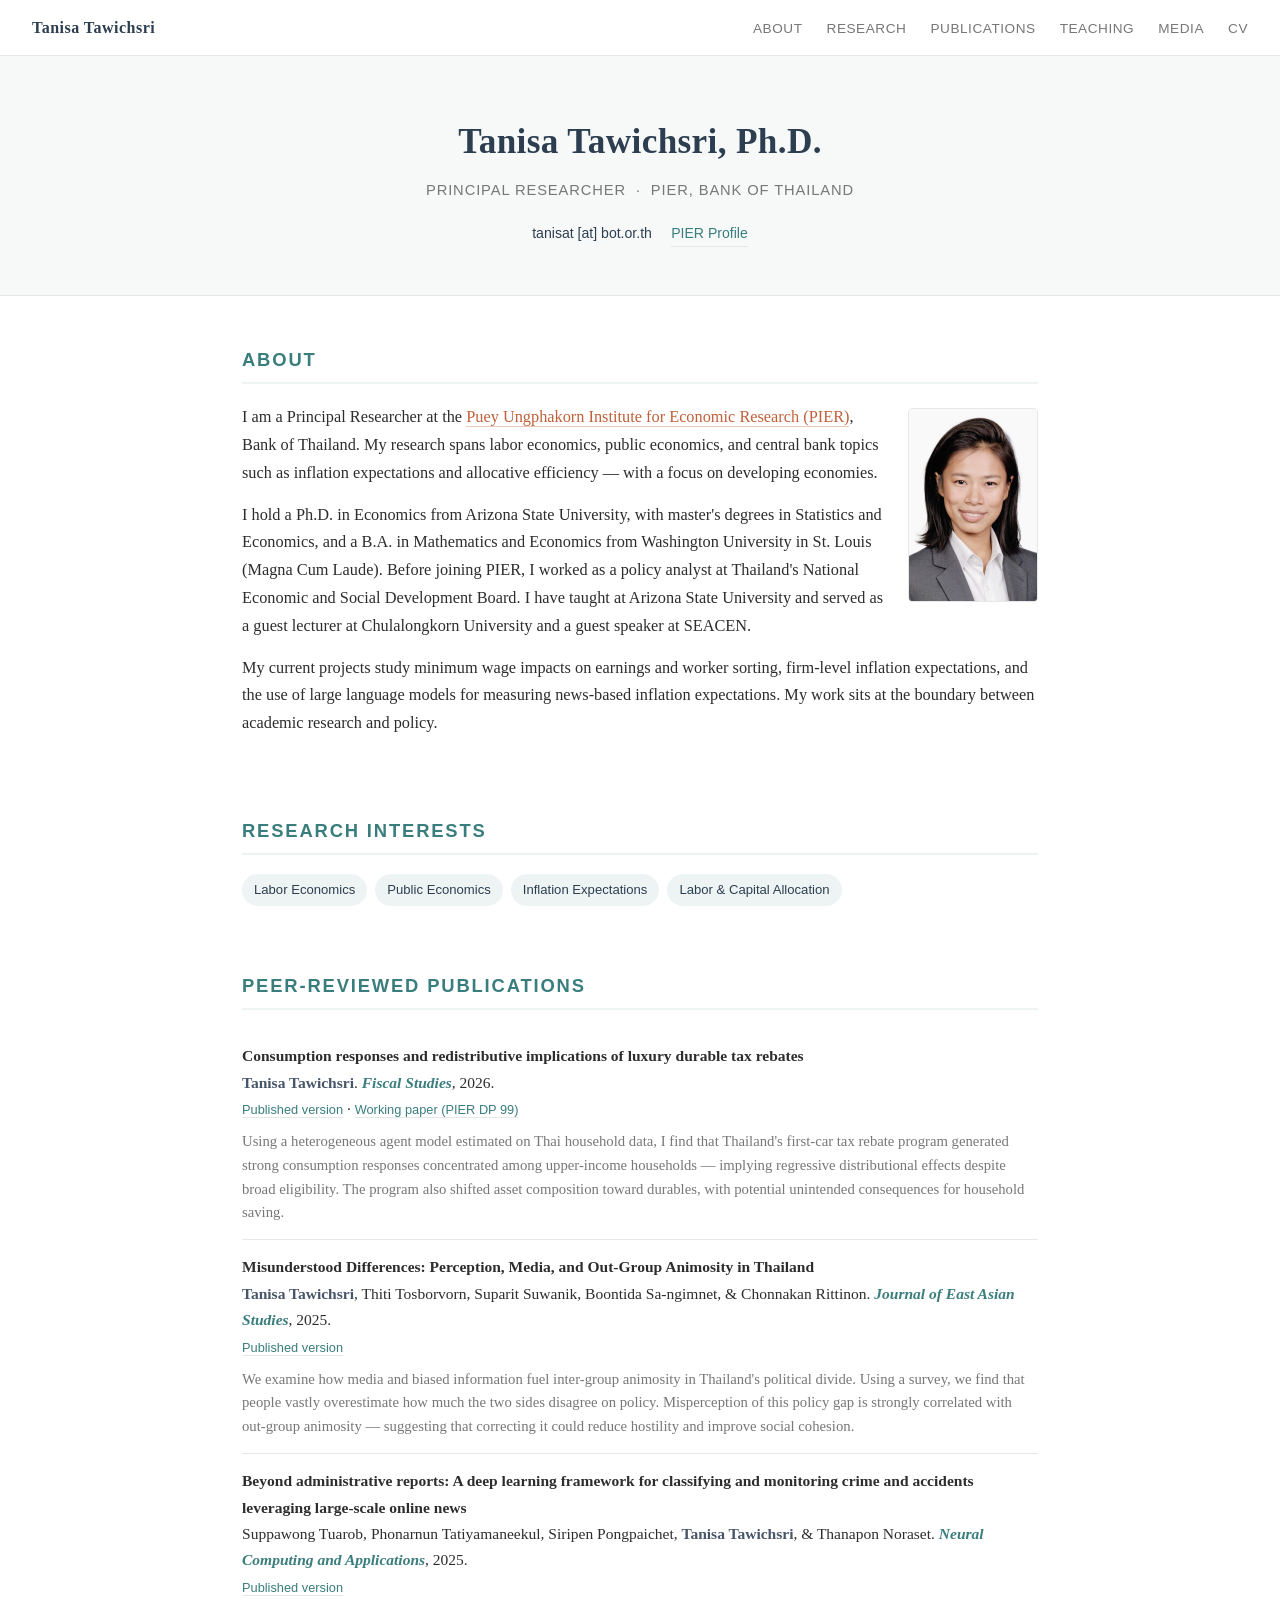
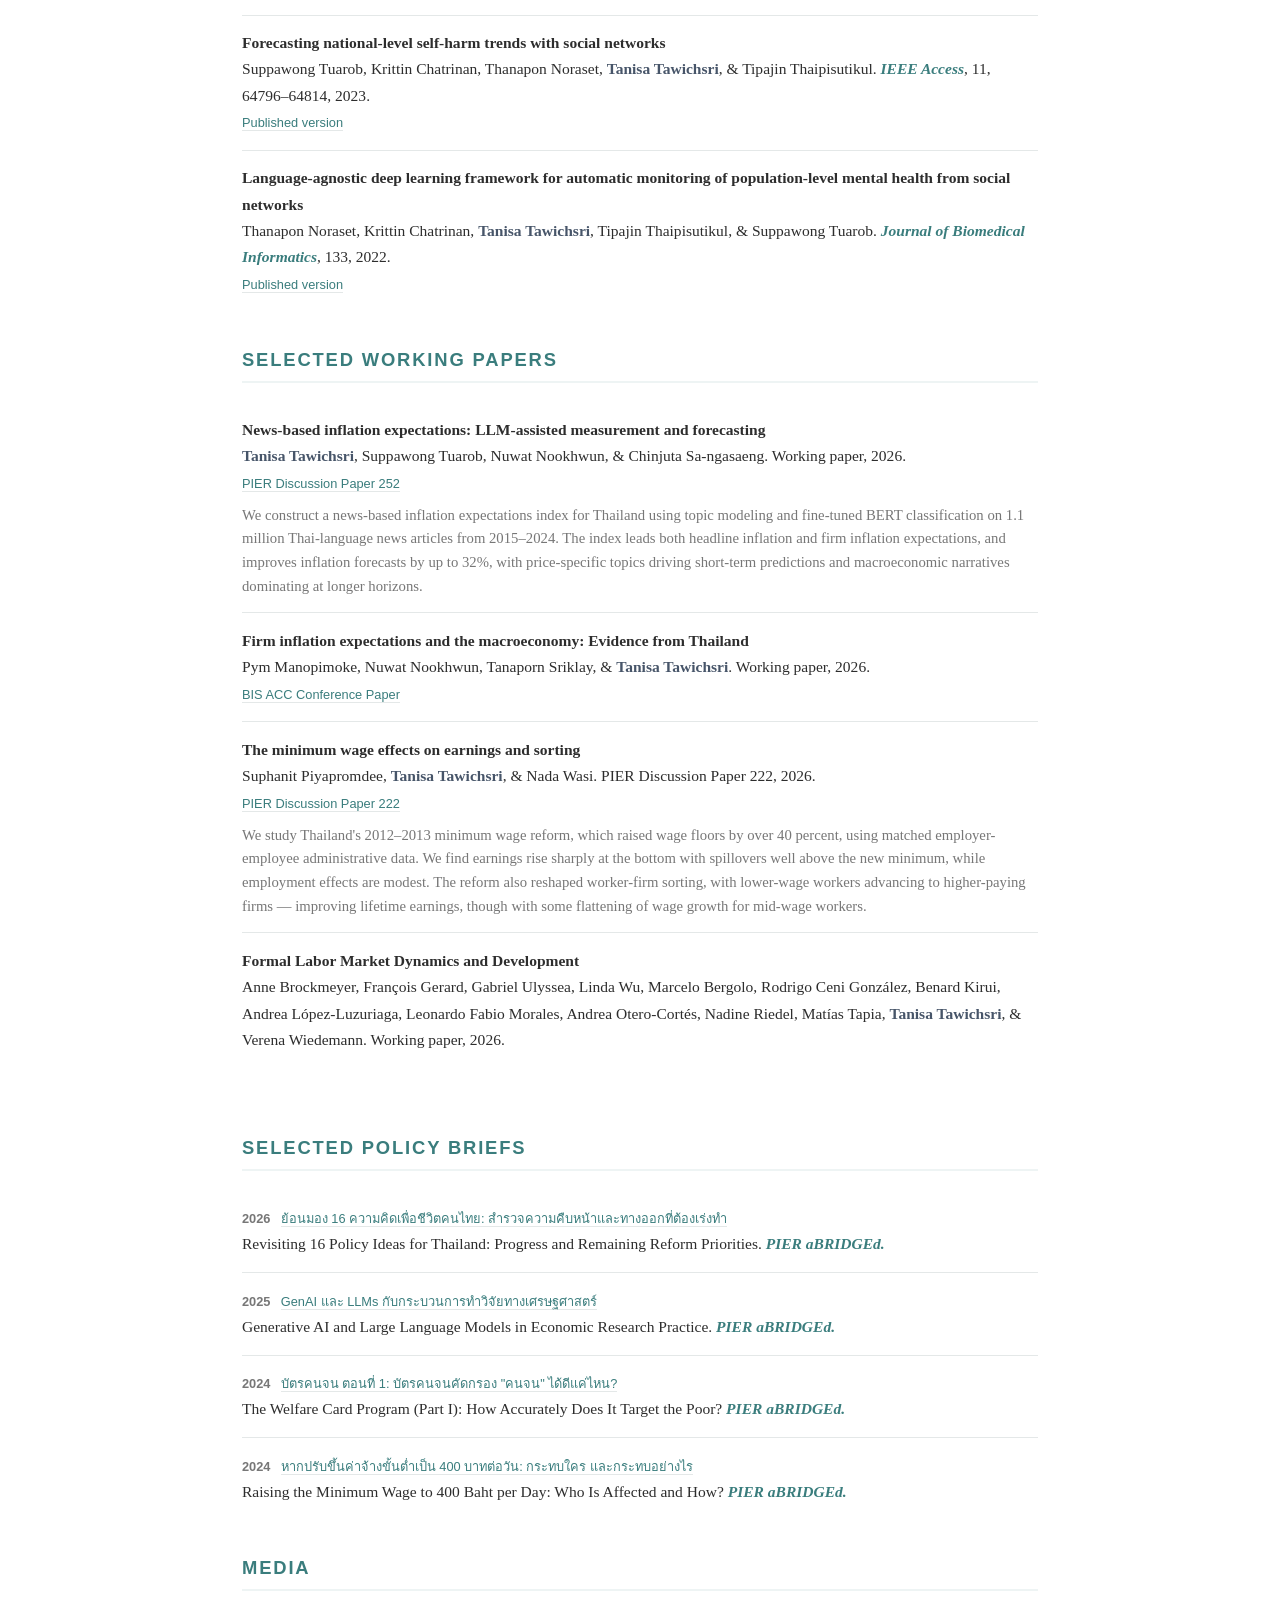
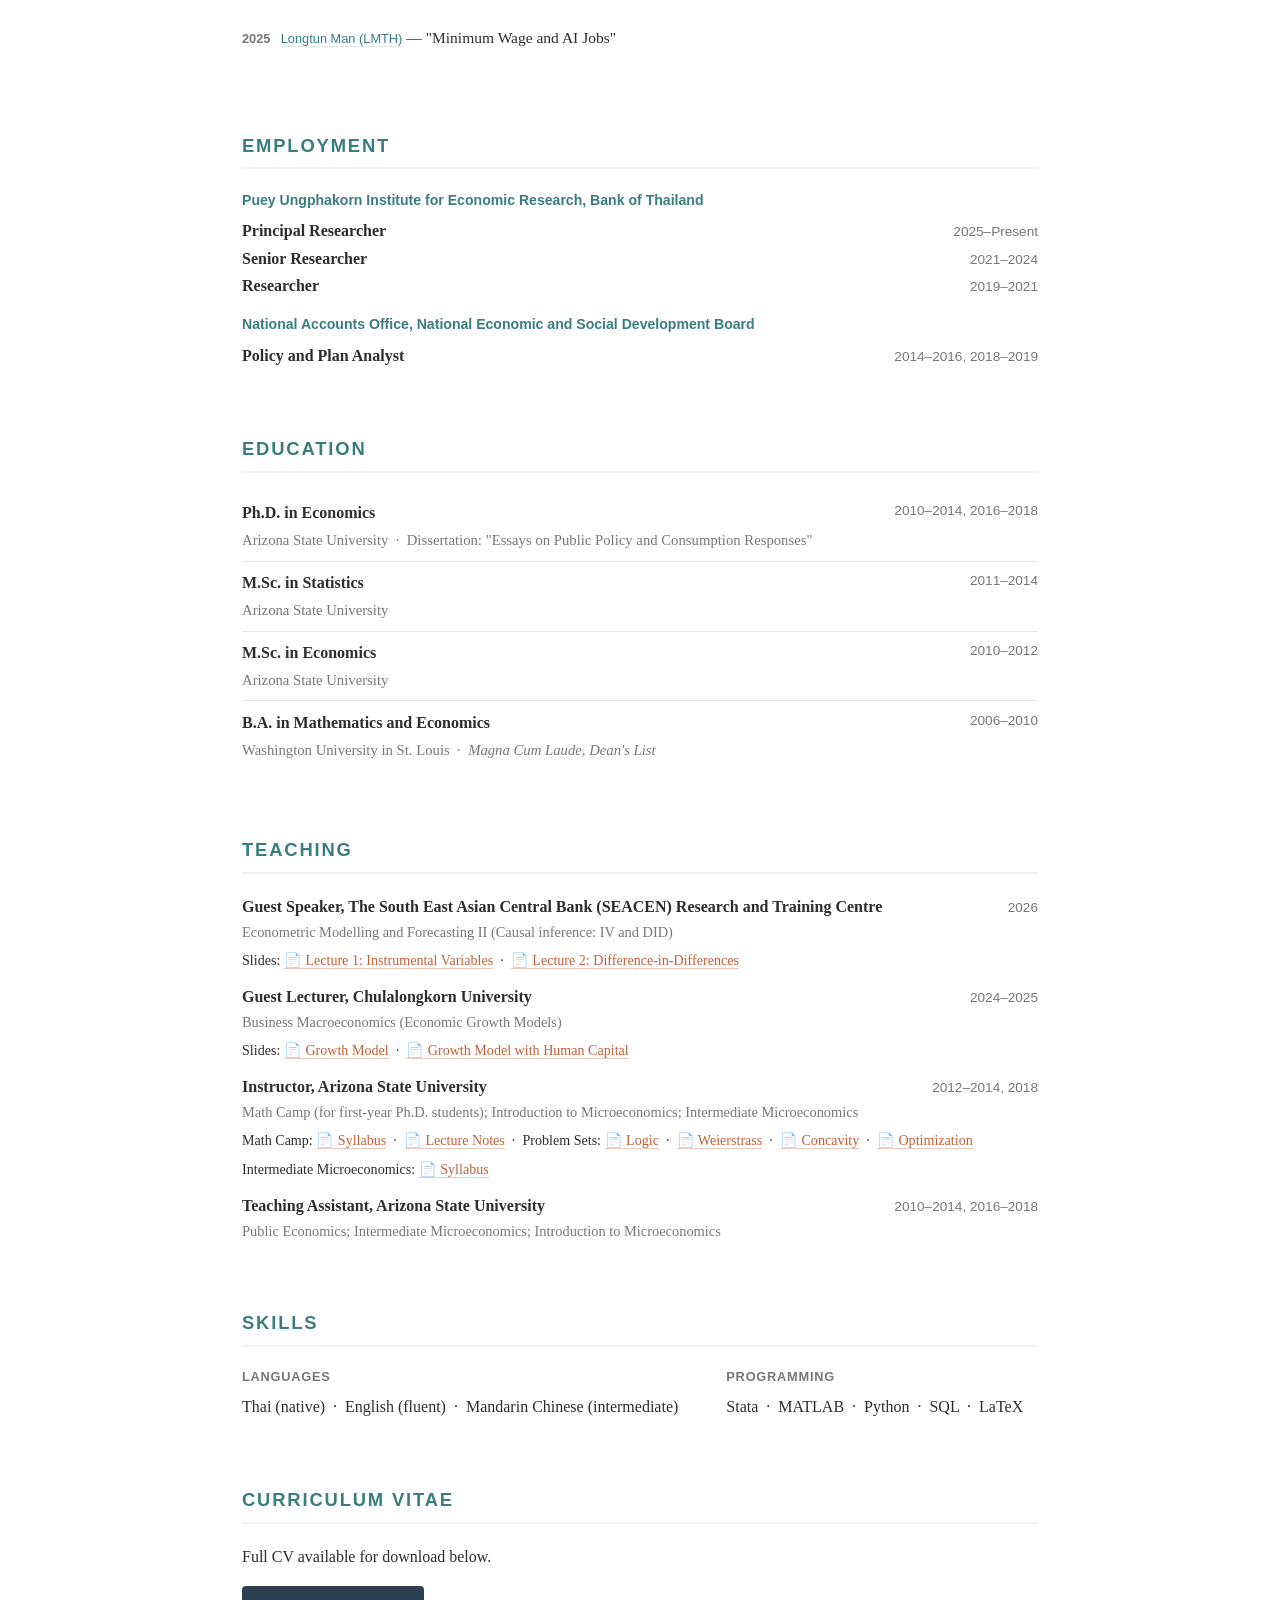
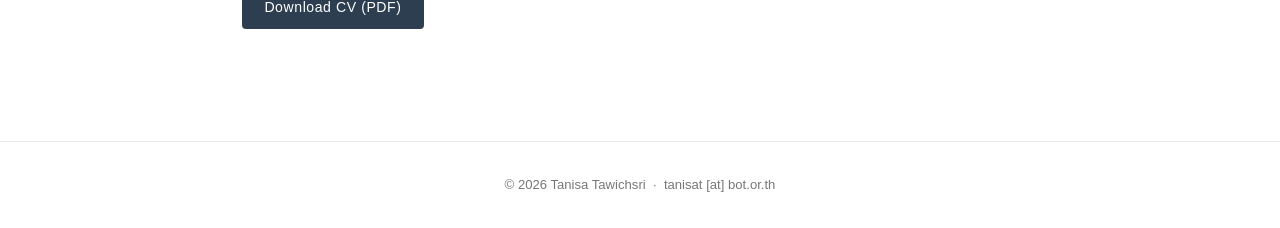
<file: index.html>
<!DOCTYPE html>
<html lang="en">
<head>
  <meta charset="UTF-8" />
  <meta name="viewport" content="width=device-width, initial-scale=1.0" />
  <title>Tanisa Tawichsri | Economist, PIER Bank of Thailand</title>
  <meta name="description" content="Tanisa Tawichsri is a Principal Researcher at PIER, Bank of Thailand. Her research spans labor economics, public economics, inflation expectations, and allocative efficiency." />
  <meta name="keywords" content="Tanisa Tawichsri, economist, PIER, Bank of Thailand, labor economics, public economics, inflation expectations, Thailand" />
  <meta name="author" content="Tanisa Tawichsri" />

  <!-- Open Graph (LinkedIn, Facebook) -->
  <meta property="og:title" content="Tanisa Tawichsri | Economist, PIER Bank of Thailand" />
  <meta property="og:description" content="Principal Researcher at PIER, Bank of Thailand. Research in labor economics, public economics, and inflation expectations." />
  <meta property="og:url" content="https://gifttt.github.io" />
  <meta property="og:type" content="website" />

  <!-- Structured data for Google -->
  <script type="application/ld+json">
  {
    "@context": "https://schema.org",
    "@type": "Person",
    "name": "Tanisa Tawichsri",
    "jobTitle": "Principal Researcher",
    "affiliation": {
      "@type": "Organization",
      "name": "Puey Ungphakorn Institute for Economic Research, Bank of Thailand"
    },
    "url": "https://gifttt.github.io",
    "email": "tanisat@bot.or.th",
    "sameAs": ["https://www.pier.or.th/en/members/tanisa-tawichsri/"]
  }
  </script>

  <link rel="stylesheet" href="style.css" />
</head>
<body>

<nav>
  <a class="name" href="#">Tanisa Tawichsri</a>
  <ul>
    <li><a href="#about">About</a></li>
    <li><a href="#research">Research</a></li>
    <li><a href="#publications">Publications</a></li>
    <li><a href="#teaching">Teaching</a></li>
    <li><a href="#media">Media</a></li>
    <li><a href="#cv">CV</a></li>
  </ul>
</nav>

<div class="hero">
  <h1>Tanisa Tawichsri, Ph.D.</h1>
  <p class="title">Principal Researcher &nbsp;·&nbsp; PIER, Bank of Thailand</p>
  <div class="links">
    <span>tanisat [at] bot.or.th</span>
    <a href="https://www.pier.or.th/en/members/tanisa-tawichsri/" target="_blank">PIER Profile</a>
  </div>
</div>

<main>

  <!-- ABOUT -->
  <section id="about">
    <h2>About</h2>
    <div class="about-layout">
      <div class="about-text">
        <img src="photo.jpg" alt="Tanisa Tawichsri" class="about-photo" />
        <p>
          I am a Principal Researcher at the
          <a href="https://www.pier.or.th/en/" target="_blank" class="about-link">Puey Ungphakorn Institute for Economic Research (PIER)</a>,
          Bank of Thailand. My research spans labor economics, public economics, and central bank topics such as inflation expectations and allocative efficiency — with a focus on developing economies.
        </p>
        <p>
          I hold a Ph.D. in Economics from Arizona State University, with master's degrees in Statistics and Economics, and a B.A. in Mathematics and Economics from Washington University in St. Louis (Magna Cum Laude). Before joining PIER, I worked as a policy analyst at Thailand's National Economic and Social Development Board. I have taught at Arizona State University and served as a guest lecturer at Chulalongkorn University and a guest speaker at SEACEN.
        </p>
        <p>
          My current projects study minimum wage impacts on earnings and worker sorting, firm-level inflation expectations, and the use of large language models for measuring news-based inflation expectations. My work sits at the boundary between academic research and policy.
        </p>
      </div>
    </div>
  </section>

  <!-- RESEARCH INTERESTS -->
  <section id="research">
    <h2>Research Interests</h2>
    <div class="interests">
      <span class="tag">Labor Economics</span>
      <span class="tag">Public Economics</span>
      <span class="tag">Inflation Expectations</span>
      <span class="tag">Labor &amp; Capital Allocation</span>
    </div>
  </section>

<!-- PUBLICATIONS -->
<section id="publications">
  <h2>Peer-Reviewed Publications</h2>
  <ul class="pub-list">
    <li>
      <strong class="pub-title">Consumption responses and redistributive implications of luxury durable tax rebates</strong><br>
      <span class="me">Tanisa Tawichsri</span>.
      <span class="pub-journal">Fiscal Studies</span>, 2026.
      <br>
      <a href="https://doi.org/10.1111/1475-5890.70016" target="_blank">Published version</a> &middot;
      <a href="https://www.pier.or.th/files/dp/pier_dp_099.pdf" target="_blank">Working paper (PIER DP 99)</a>
      <p class="pub-blurb">Using a heterogeneous agent model estimated on Thai household data, I find that Thailand's first-car tax rebate program generated strong consumption responses concentrated among upper-income households — implying regressive distributional effects despite broad eligibility. The program also shifted asset composition toward durables, with potential unintended consequences for household saving.</p>
    </li>
    <li>
      <strong class="pub-title">Misunderstood Differences: Perception, Media, and Out-Group Animosity in Thailand</strong><br>
      <span class="me">Tanisa Tawichsri</span>, Thiti Tosborvorn, Suparit Suwanik, Boontida Sa-ngimnet, &amp; Chonnakan Rittinon.
      <span class="pub-journal">Journal of East Asian Studies</span>, 2025.
      <br>
      <a href="https://doi.org/10.1017/jea.2025.10020" target="_blank">Published version</a>
      <p class="pub-blurb">We examine how media and biased information fuel inter-group animosity in Thailand's political divide. Using a survey, we find that people vastly overestimate how much the two sides disagree on policy. Misperception of this policy gap is strongly correlated with out-group animosity — suggesting that correcting it could reduce hostility and improve social cohesion.</p>
    </li>
    <li>
      <strong class="pub-title">Beyond administrative reports: A deep learning framework for classifying and monitoring crime and accidents leveraging large-scale online news</strong><br>
      Suppawong Tuarob, Phonarnun Tatiyamaneekul, Siripen Pongpaichet, <span class="me">Tanisa Tawichsri</span>, &amp; Thanapon Noraset.
      <span class="pub-journal">Neural Computing and Applications</span>, 2025.
      <br>
      <a href="https://doi.org/10.1007/s00521-024-10833-8" target="_blank">Published version</a>
    </li>
    <li>
      <strong class="pub-title">Forecasting national-level self-harm trends with social networks</strong><br>
      Suppawong Tuarob, Krittin Chatrinan, Thanapon Noraset, <span class="me">Tanisa Tawichsri</span>, &amp; Tipajin Thaipisutikul.
      <span class="pub-journal">IEEE Access</span>, 11, 64796&ndash;64814, 2023.
      <br>
      <a href="https://doi.org/10.1109/ACCESS.2023.3288897" target="_blank">Published version</a>
    </li>
    <li>
      <strong class="pub-title">Language-agnostic deep learning framework for automatic monitoring of population-level mental health from social networks</strong><br>
      Thanapon Noraset, Krittin Chatrinan, <span class="me">Tanisa Tawichsri</span>, Tipajin Thaipisutikul, &amp; Suppawong Tuarob.
      <span class="pub-journal">Journal of Biomedical Informatics</span>, 133, 2022.
      <br>
      <a href="https://doi.org/10.1016/j.jbi.2022.104145" target="_blank">Published version</a>
    </li>
  </ul>

  <h2 style="margin-top:2rem;">Selected Working Papers</h2>
  <ul class="pub-list">
    <li>
      <strong class="pub-title">News-based inflation expectations: LLM-assisted measurement and forecasting</strong><br>
      <span class="me">Tanisa Tawichsri</span>, Suppawong Tuarob, Nuwat Nookhwun, &amp; Chinjuta Sa-ngasaeng.
      Working paper, 2026.
      <br>
      <a href="https://www.pier.or.th/dp/252/" target="_blank">PIER Discussion Paper 252</a>
      <p class="pub-blurb">We construct a news-based inflation expectations index for Thailand using topic modeling and fine-tuned BERT classification on 1.1 million Thai-language news articles from 2015–2024. The index leads both headline inflation and firm inflation expectations, and improves inflation forecasts by up to 32%, with price-specific topics driving short-term predictions and macroeconomic narratives dominating at longer horizons.</p>
    </li>
    <li>
      <strong class="pub-title">Firm inflation expectations and the macroeconomy: Evidence from Thailand</strong><br>
      Pym Manopimoke, Nuwat Nookhwun, Tanaporn Sriklay, &amp; <span class="me">Tanisa Tawichsri</span>.
      Working paper, 2026.
      <br>
      <a href="https://www.bis.org/events/accconf2026/Paper_11_TH_251229.pdf" target="_blank">BIS ACC Conference Paper</a>
    </li>
    <li>
      <strong class="pub-title">The minimum wage effects on earnings and sorting</strong><br>
      Suphanit Piyapromdee, <span class="me">Tanisa Tawichsri</span>, &amp; Nada Wasi.
      PIER Discussion Paper 222, 2026.
      <br>
      <a href="https://www.pier.or.th/dp/222/" target="_blank">PIER Discussion Paper 222</a>
      <p class="pub-blurb">We study Thailand's 2012–2013 minimum wage reform, which raised wage floors by over 40 percent, using matched employer-employee administrative data. We find earnings rise sharply at the bottom with spillovers well above the new minimum, while employment effects are modest. The reform also reshaped worker-firm sorting, with lower-wage workers advancing to higher-paying firms — improving lifetime earnings, though with some flattening of wage growth for mid-wage workers.</p>
    </li>
    <li>
      <strong class="pub-title">Formal Labor Market Dynamics and Development</strong><br>
      Anne Brockmeyer, Fran&ccedil;ois Gerard, Gabriel Ulyssea, Linda Wu, Marcelo Bergolo, Rodrigo Ceni Gonz&aacute;lez, Benard Kirui, Andrea L&oacute;pez-Luzuriaga, Leonardo Fabio Morales, Andrea Otero-Cort&eacute;s, Nadine Riedel, Mat&iacute;as Tapia, <span class="me">Tanisa Tawichsri</span>, &amp; Verena Wiedemann.
      Working paper, 2026.
    </li>
  </ul>
</section>

 <!-- MEDIA & POLICY -->
  <section id="media">
    <h2>Selected Policy Briefs</h2>
    <ul class="pub-list">
      <li>
        <span class="pub-year">2026</span>
        <a class="brief-th" href="https://www.pier.or.th/en/abridged/2026/02/" target="_blank">ย้อนมอง 16 ความคิดเพื่อชีวิตคนไทย: สำรวจความคืบหน้าและทางออกที่ต้องเร่งทำ</a><br>
        Revisiting 16 Policy Ideas for Thailand: Progress and Remaining Reform Priorities.
        <span class="pub-journal">PIER aBRIDGEd.</span>
      </li>
      <li>
        <span class="pub-year">2025</span>
        <a class="brief-th" href="https://www.pier.or.th/en/abridged/2025/12/" target="_blank">GenAI และ LLMs กับกระบวนการทำวิจัยทางเศรษฐศาสตร์</a><br>
        Generative AI and Large Language Models in Economic Research Practice.
        <span class="pub-journal">PIER aBRIDGEd.</span>
      </li>
      <li>
        <span class="pub-year">2024</span>
        <a class="brief-th" href="https://www.pier.or.th/en/abridged/2024/14/" target="_blank">บัตรคนจน ตอนที่ 1: บัตรคนจนคัดกรอง "คนจน" ได้ดีแค่ไหน?</a><br>
        The Welfare Card Program (Part I): How Accurately Does It Target the Poor?
        <span class="pub-journal">PIER aBRIDGEd.</span>
      </li>
      <li>
        <span class="pub-year">2024</span>
        <a class="brief-th" href="https://www.pier.or.th/en/abridged/2024/03/" target="_blank">หากปรับขึ้นค่าจ้างขั้นต่ำเป็น 400 บาทต่อวัน: กระทบใคร และกระทบอย่างไร</a><br>
        Raising the Minimum Wage to 400 Baht per Day: Who Is Affected and How?
        <span class="pub-journal">PIER aBRIDGEd.</span>
      </li>
    </ul>

    <h2 style="margin-top:2rem;">Media</h2>
    <ul class="pub-list">
      <li>
        <span class="pub-year">2025</span>
        <a class="brief-th" href="https://www.youtube.com/watch?v=Qr3kL6pGIw8" target="_blank">Longtun Man (LMTH)</a> — "Minimum Wage and AI Jobs"
      </li>
    </ul>
  </section>  
  
  <!-- EMPLOYMENT -->
  <section id="employment">
    <h2>Employment</h2>
    <p class="employer">Puey Ungphakorn Institute for Economic Research, Bank of Thailand</p>
    <div class="job"><span class="job-title">Principal Researcher</span><span class="job-period">2025–Present</span></div>
    <div class="job"><span class="job-title">Senior Researcher</span><span class="job-period">2021–2024</span></div>
    <div class="job"><span class="job-title">Researcher</span><span class="job-period">2019–2021</span></div>

    <p class="employer">National Accounts Office, National Economic and Social Development Board</p>
    <div class="job"><span class="job-title">Policy and Plan Analyst</span><span class="job-period">2014–2016, 2018–2019</span></div>
  </section>

  <!-- EDUCATION -->
  <section id="education">
    <h2>Education</h2>
    <div class="edu-entry">
      <div><span class="edu-degree">Ph.D. in Economics</span><br><span class="edu-school">Arizona State University &nbsp;·&nbsp; Dissertation: "Essays on Public Policy and Consumption Responses"</span></div>
      <span class="edu-year">2010–2014, 2016–2018</span>
    </div>
    <div class="edu-entry">
      <div><span class="edu-degree">M.Sc. in Statistics</span><br><span class="edu-school">Arizona State University</span></div>
      <span class="edu-year">2011–2014</span>
    </div>
    <div class="edu-entry">
      <div><span class="edu-degree">M.Sc. in Economics</span><br><span class="edu-school">Arizona State University</span></div>
      <span class="edu-year">2010–2012</span>
    </div>
    <div class="edu-entry">
      <div><span class="edu-degree">B.A. in Mathematics and Economics</span><br><span class="edu-school">Washington University in St. Louis &nbsp;·&nbsp; <em>Magna Cum Laude, Dean's List</em></span></div>
      <span class="edu-year">2006–2010</span>
    </div>
  </section>

  <!-- TEACHING -->
  <section id="teaching">
    <h2>Teaching</h2>
    <div class="job"><span class="job-title">Guest Speaker, The South East Asian Central Bank (SEACEN) Research and Training Centre</span><span class="job-period">2026</span></div>
    <p style="color:var(--muted); font-size:0.9rem; margin-bottom:0.3rem;">Econometric Modelling and Forecasting II (Causal inference: IV and DID)</p>
    <p style="font-size:0.88rem; margin-bottom:0.6rem;">
      Slides: <a href="lecture1_iv.pdf" target="_blank" class="slide-link">📄 Lecture 1: Instrumental Variables</a> &nbsp;·&nbsp; <a href="lecture2_did.pdf" target="_blank" class="slide-link">📄 Lecture 2: Difference-in-Differences</a>
    </p>
    <div class="job"><span class="job-title">Guest Lecturer, Chulalongkorn University</span><span class="job-period">2024–2025</span></div>
    <p style="color:var(--muted); font-size:0.9rem; margin-bottom:0.3rem;">Business Macroeconomics (Economic Growth Models)</p>
    <p style="font-size:0.88rem; margin-bottom:0.6rem;">
      Slides: <a href="growth_model.pdf" target="_blank" class="slide-link">📄 Growth Model</a> &nbsp;·&nbsp; <a href="growth_model_endo.pdf" target="_blank" class="slide-link">📄 Growth Model with Human Capital</a>
    </p>
    <div class="job"><span class="job-title">Instructor, Arizona State University</span><span class="job-period">2012–2014, 2018</span></div>
    <p style="color:var(--muted); font-size:0.9rem; margin-bottom:0.3rem;">Math Camp (for first-year Ph.D. students); Introduction to Microeconomics; Intermediate Microeconomics</p>
    <p style="font-size:0.88rem; margin-bottom:0.3rem;">
      Math Camp: <a href="mathcamp_syllabus.pdf" target="_blank" class="slide-link">📄 Syllabus</a> &nbsp;·&nbsp; <a href="mathcamp_notes.pdf" target="_blank" class="slide-link">📄 Lecture Notes</a> &nbsp;·&nbsp; Problem Sets: <a href="mathcamp_pset1.pdf" target="_blank" class="slide-link">📄 Logic</a> &nbsp;·&nbsp; <a href="mathcamp_pset2_weierstrass.pdf" target="_blank" class="slide-link">📄 Weierstrass</a> &nbsp;·&nbsp; <a href="mathcamp_pset3_concavity.pdf" target="_blank" class="slide-link">📄 Concavity</a> &nbsp;·&nbsp; <a href="mathcamp_pset6.pdf" target="_blank" class="slide-link">📄 Optimization</a>
    </p>
    <p style="font-size:0.88rem; margin-bottom:0.6rem;">
      Intermediate Microeconomics: <a href="intromicro_syllabus.pdf" target="_blank" class="slide-link">📄 Syllabus</a>
    </p>
    <div class="job"><span class="job-title">Teaching Assistant, Arizona State University</span><span class="job-period">2010–2014, 2016–2018</span></div>
    <p style="color:var(--muted); font-size:0.9rem;">Public Economics; Intermediate Microeconomics; Introduction to Microeconomics</p>
  </section>

  <!-- SKILLS -->
  <section id="skills">
    <h2>Skills</h2>
    <div class="skills-grid">
      <div>
        <p class="skills-label">Languages</p>
        <p>Thai (native) &nbsp;·&nbsp; English (fluent) &nbsp;·&nbsp; Mandarin Chinese (intermediate)</p>
      </div>
      <div>
        <p class="skills-label">Programming</p>
        <p>Stata &nbsp;·&nbsp; MATLAB &nbsp;·&nbsp; Python &nbsp;·&nbsp; SQL &nbsp;·&nbsp; LaTeX</p>
      </div>
    </div>
  </section>

 

  <!-- CV -->
  <section id="cv">
    <h2>Curriculum Vitae</h2>
    <p style="margin-bottom:1rem;">Full CV available for download below.</p>
    <a class="cv-button" href="CV_TanisaT_2026.pdf" target="_blank">Download CV (PDF)</a>
  </section>

</main>

<footer>
  &copy; 2026 Tanisa Tawichsri &nbsp;·&nbsp; tanisat [at] bot.or.th
</footer>

</body>
</html>
</file>
<file: style.css>
:root {
  --navy: #2c3e50;
  --teal: #3a7d7d;
  --light-teal: #eef4f4;
  --text: #2d2d2d;
  --muted: #777;
  --border: #e4e8e8;
}

* { box-sizing: border-box; margin: 0; padding: 0; }

body {
  font-family: 'Georgia', serif;
  color: var(--text);
  background: #fff;
  line-height: 1.7;
  font-size: 16px;
}

/* NAV */
nav {
  background: #fff;
  border-bottom: 1px solid var(--border);
  padding: 0 2rem;
  position: sticky;
  top: 0;
  z-index: 100;
  display: flex;
  align-items: center;
  justify-content: space-between;
  height: 56px;
}

nav .name {
  color: var(--navy);
  font-size: 1rem;
  font-weight: bold;
  letter-spacing: 0.03em;
  text-decoration: none;
}

nav ul {
  list-style: none;
  display: flex;
  gap: 1.5rem;
}

nav ul a {
  color: var(--muted);
  text-decoration: none;
  font-family: 'Arial', sans-serif;
  font-size: 0.85rem;
  letter-spacing: 0.04em;
  text-transform: uppercase;
  transition: color 0.2s;
}

nav ul a:hover { color: var(--navy); }

/* HERO */
.hero {
  background: #f7f9f9;
  border-bottom: 1px solid var(--border);
  color: var(--navy);
  padding: 3.5rem 2rem 3rem;
  text-align: center;
}

.hero h1 {
  font-size: 2.2rem;
  letter-spacing: 0.01em;
  margin-bottom: 0.4rem;
  color: var(--navy);
}

.hero .title {
  font-family: 'Arial', sans-serif;
  font-size: 0.92rem;
  color: var(--muted);
  letter-spacing: 0.06em;
  text-transform: uppercase;
  margin-bottom: 1.2rem;
}

.hero .links {
  display: flex;
  justify-content: center;
  gap: 1.2rem;
  flex-wrap: wrap;
  font-family: 'Arial', sans-serif;
  font-size: 0.88rem;
}

.hero .links a {
  color: var(--teal);
  text-decoration: none;
  border-bottom: 1px solid var(--border);
  transition: color 0.2s;
}

.hero .links a:hover { color: var(--navy); }

/* MAIN LAYOUT */
main {
  max-width: 860px;
  margin: 0 auto;
  padding: 2rem 2rem 4rem;
}

section {
  margin-bottom: 3rem;
  padding-top: 1rem;
}

h2 {
  font-family: 'Arial', sans-serif;
  font-size: 1.15rem;
  font-weight: bold;
  text-transform: uppercase;
  letter-spacing: 0.1em;
  color: var(--teal);
  border-bottom: 2px solid var(--light-teal);
  padding-bottom: 0.4rem;
  margin-bottom: 1.2rem;
}

/* ABOUT */
.about-link {
  color: #C1603A;
  text-decoration: none;
  border-bottom: 1px solid #e8c9bc;
}

.about-link:hover { color: var(--navy); }

.about-layout {
  display: flex;
  gap: 1.5rem;
  align-items: flex-start;
}

.about-photo {
  width: 130px;
  height: auto;
  border-radius: 4px;
  object-fit: contain;
  flex-shrink: 0;
  border: 1px solid var(--border);
  float: right;
  margin: 0.3rem 0 0.8rem 1.5rem;
  display: block;
}

.about-text p {
  margin-bottom: 0.9rem;
  font-size: 1.02rem;
}

@media (max-width: 600px) {
  .about-layout { flex-direction: column; align-items: center; }
  .about-photo { float: none; margin: 0 auto 1rem; }
}

/* SKILLS */
.skills-grid {
  display: flex;
  gap: 3rem;
  flex-wrap: wrap;
}

.skills-label {
  font-family: 'Arial', sans-serif;
  font-size: 0.8rem;
  font-weight: bold;
  text-transform: uppercase;
  letter-spacing: 0.06em;
  color: var(--muted);
  margin-bottom: 0.3rem;
}

/* INTERESTS */
.interests {
  display: flex;
  flex-wrap: wrap;
  gap: 0.5rem;
}

.tag {
  background: var(--light-teal);
  color: var(--navy);
  font-family: 'Arial', sans-serif;
  font-size: 0.82rem;
  padding: 0.3rem 0.75rem;
  border-radius: 20px;
}

/* PUBLICATIONS */
.me { font-weight: 600; color: #475569; text-decoration: none; }

.pub-list {
  list-style: none;
}

.pub-list li {
  padding: 0.9rem 0;
  border-bottom: 1px solid var(--border);
  font-size: 0.97rem;
}

.pub-list li:last-child { border-bottom: none; }

.pub-list .pub-title {
  font-style: normal;
}

.pub-list .pub-journal {
  color: var(--teal);
  font-weight: bold;
  font-style: italic;
}

.pub-list a {
  color: var(--teal);
  text-decoration: none;
  font-family: 'Arial', sans-serif;
  font-size: 0.8rem;
  border-bottom: 1px solid var(--border);
}

.brief-th { font-size: 1.1rem; line-height: 1.7; }

.pub-list a:hover { color: var(--navy); }

.slide-link {
  color: #C1603A;
  text-decoration: none;
  border-bottom: 1px solid #e8c9bc;
}

.slide-link:hover { color: var(--navy); }

.pub-blurb {
  margin-top: 0.5rem;
  font-size: 0.92rem;
  color: var(--muted);
  line-height: 1.6;
}

.pub-year {
  font-family: 'Arial', sans-serif;
  font-size: 0.8rem;
  color: var(--muted);
  font-weight: bold;
  margin-right: 0.4rem;
}

/* EMPLOYMENT */
.job {
  display: flex;
  justify-content: space-between;
  align-items: baseline;
  flex-wrap: wrap;
  gap: 0.2rem;
}

.job-title { font-weight: bold; }
.job-period {
  font-family: 'Arial', sans-serif;
  font-size: 0.85rem;
  color: var(--muted);
}

.employer {
  font-family: 'Arial', sans-serif;
  font-size: 0.88rem;
  color: var(--teal);
  font-weight: bold;
  margin: 0.9rem 0 0.3rem;
}

.employer:first-child { margin-top: 0; }

/* EDUCATION */
.edu-entry {
  display: flex;
  justify-content: space-between;
  flex-wrap: wrap;
  gap: 0.1rem;
  padding: 0.45rem 0;
  border-bottom: 1px solid var(--border);
}

.edu-entry:last-child { border-bottom: none; }

.edu-degree { font-weight: bold; }
.edu-school { color: var(--muted); font-size: 0.92rem; }
.edu-year {
  font-family: 'Arial', sans-serif;
  font-size: 0.85rem;
  color: var(--muted);
}

/* CV BUTTON */
.cv-button {
  display: inline-block;
  background: var(--navy);
  color: #fff;
  font-family: 'Arial', sans-serif;
  font-size: 0.88rem;
  padding: 0.6rem 1.4rem;
  text-decoration: none;
  border-radius: 4px;
  letter-spacing: 0.04em;
  transition: background 0.2s;
}

.cv-button:hover { background: var(--teal); }

/* FOOTER */
footer {
  text-align: center;
  font-family: 'Arial', sans-serif;
  font-size: 0.82rem;
  color: var(--muted);
  padding: 2rem;
  border-top: 1px solid var(--border);
}

/* RESPONSIVE */
@media (max-width: 600px) {
  nav ul { gap: 0.8rem; }
  .hero h1 { font-size: 1.8rem; }
  .job { flex-direction: column; }
}
</file>
